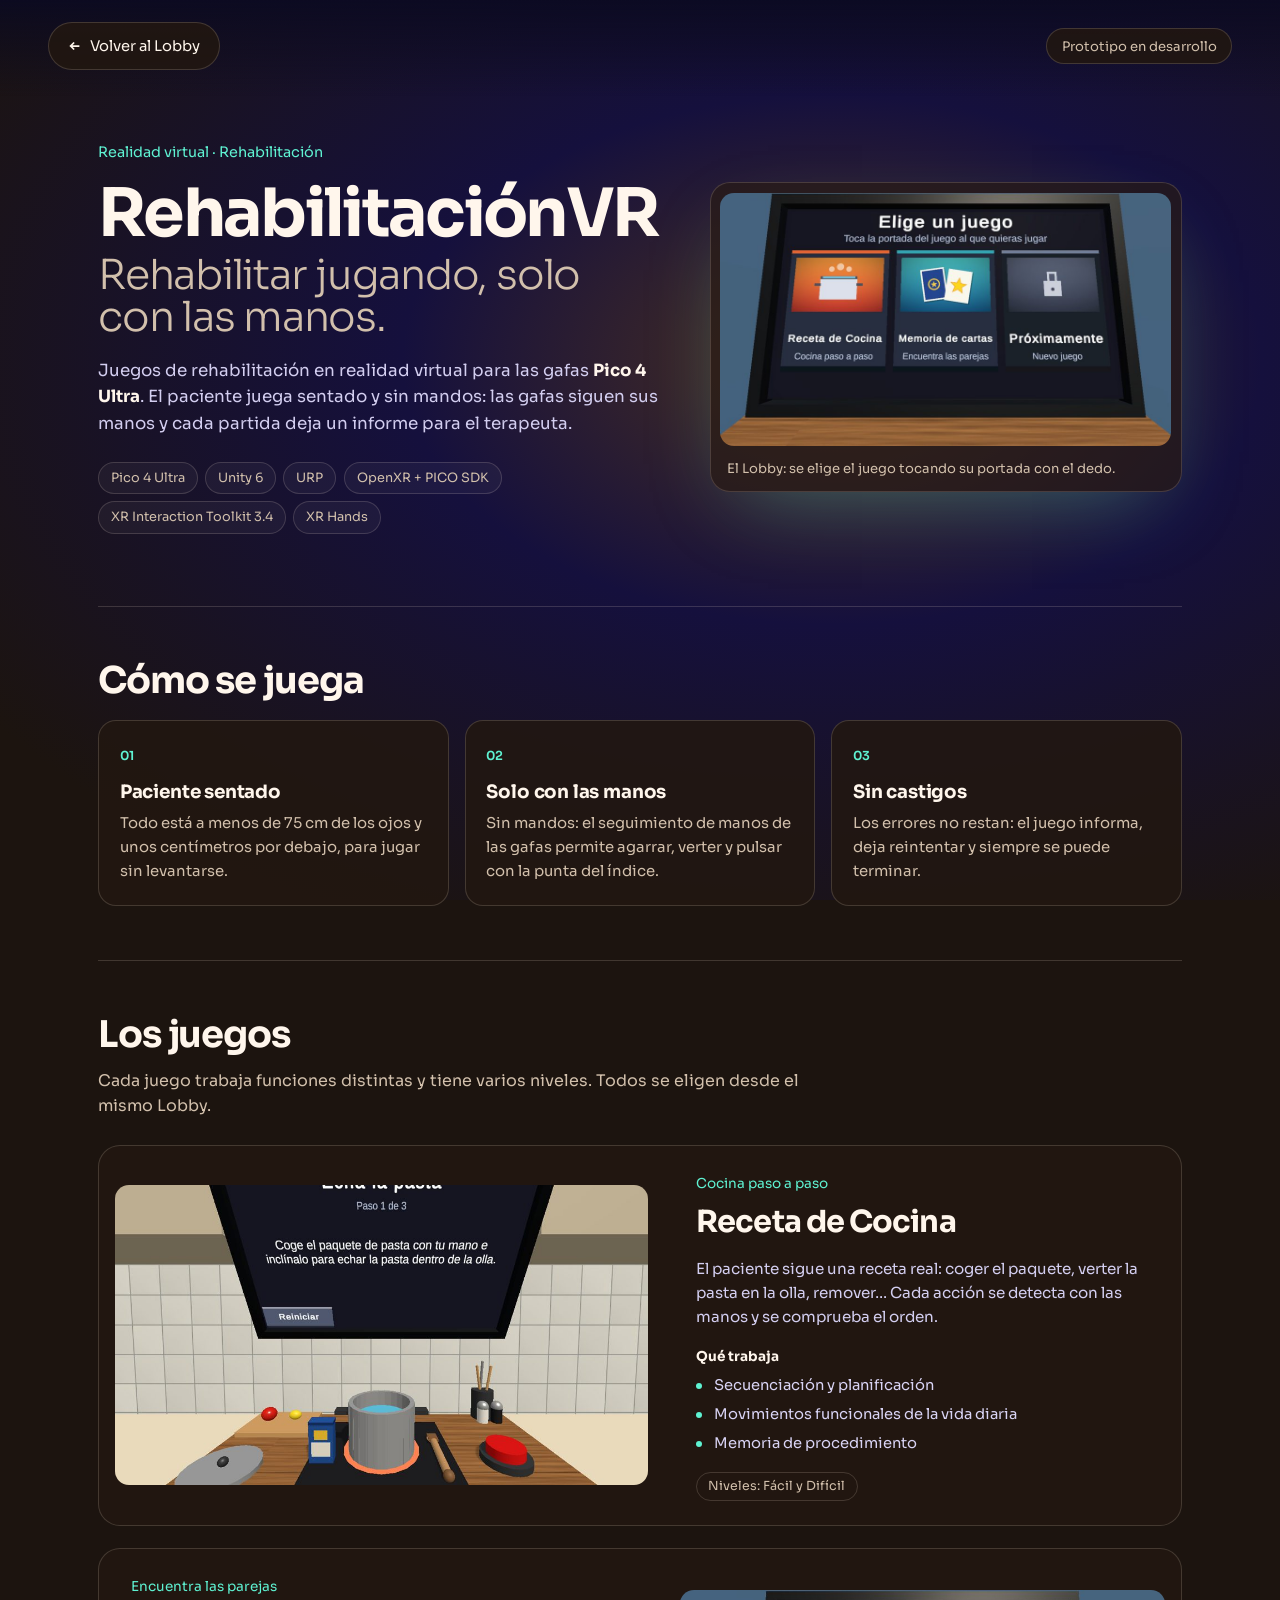
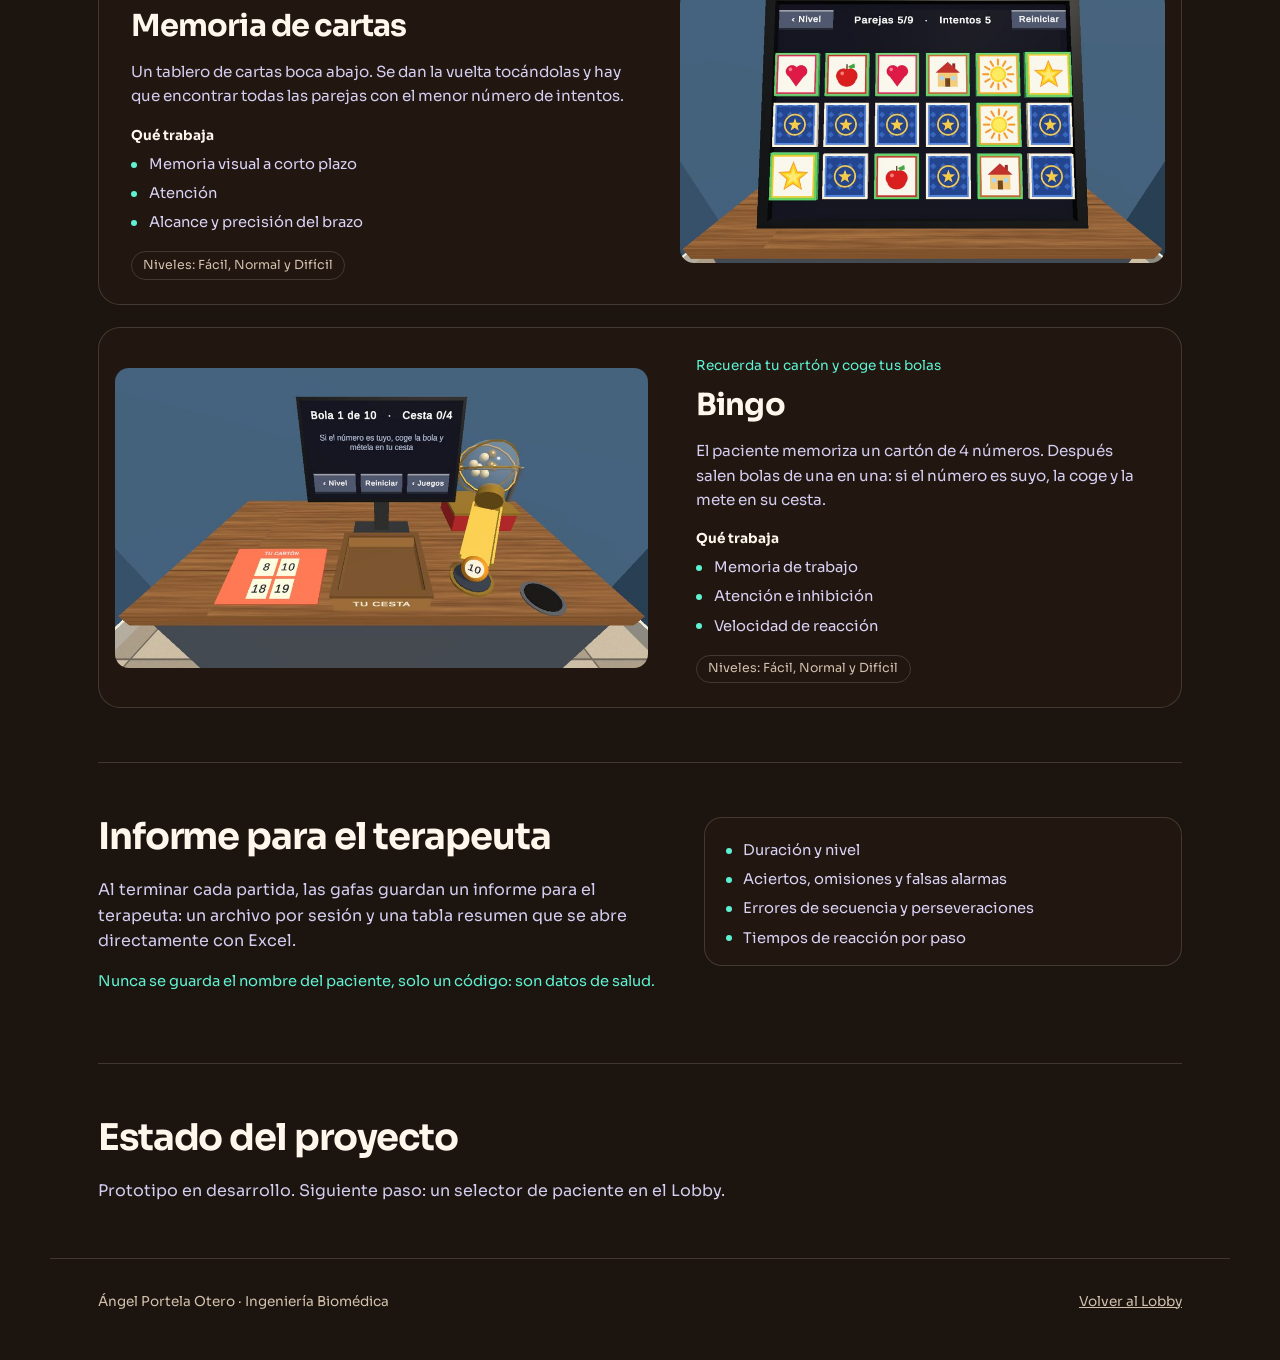
<file: vr/info.html>
<!DOCTYPE html>
<html lang="es">
<head>
<meta charset="utf-8">
<meta name="viewport" content="width=device-width, initial-scale=1">
<title>RehabilitaciónVR · Información en texto</title>
<meta name="description" content="RehabilitaciónVR: juegos de rehabilitación en realidad virtual para las gafas Pico 4 Ultra, con el paciente sentado y controlados solo con las manos.">
<!-- Versión en texto del proyecto VR (sin 3D). El contenido de las secciones sale de datos/vr.json (lo pinta js/vr/main.js) -->
<link rel="preconnect" href="https://fonts.googleapis.com">
<link rel="preconnect" href="https://fonts.gstatic.com" crossorigin>
<link href="https://fonts.googleapis.com/css2?family=Sora:wght@300;400;600;700;800&display=swap" rel="stylesheet">
<link rel="stylesheet" href="../css/base.css?v=202611201014">
<link rel="stylesheet" href="../css/vr.css?v=202611201014">
<script type="module" src="../js/vr/main.js?v=202611201014"></script>
</head>
<body class="pagina">

<header class="top">
  <a class="ghost" href="./">
    <svg viewBox="0 0 16 16" fill="none" stroke="currentColor" stroke-width="2"><path d="M13 8H3M7 4L3 8l4 4"/></svg>
    Volver al Lobby
  </a>
  <div class="pill">Prototipo en desarrollo</div>
</header>

<main>
  <section class="cabecera">
    <div class="cabecera-texto">
      <small>Realidad virtual · Rehabilitación</small>
      <h1>RehabilitaciónVR <span>Rehabilitar jugando, solo con las manos.</span></h1>
      <p>Juegos de rehabilitación en realidad virtual para las gafas <strong>Pico 4 Ultra</strong>. El paciente juega sentado y sin mandos: las gafas siguen sus manos y cada partida deja un informe para el terapeuta.</p>
      <ul class="chips" id="tecnologia" aria-label="Tecnología"></ul>
    </div>
    <figure class="marco">
      <img src="../img/vr/lobby.jpg" alt="Lobby dentro de las gafas: un tablero para elegir el juego" width="960" height="540">
      <figcaption>El Lobby: se elige el juego tocando su portada con el dedo.</figcaption>
    </figure>
  </section>

  <section class="bloque" aria-labelledby="t-como">
    <h2 id="t-como">Cómo se juega</h2>
    <div class="rejilla tres" id="resumen"></div>
  </section>

  <section class="bloque" aria-labelledby="t-juegos">
    <h2 id="t-juegos">Los juegos</h2>
    <p class="intro">Cada juego trabaja funciones distintas y tiene varios niveles. Todos se eligen desde el mismo Lobby.</p>
    <div class="juegos" id="juegos"></div>
  </section>

  <section class="bloque informe" aria-labelledby="t-informe">
    <div>
      <h2 id="t-informe">Informe para el terapeuta</h2>
      <p id="informeTexto"></p>
      <p class="aviso" id="privacidad"></p>
    </div>
    <ul class="lista" id="medidas"></ul>
  </section>

  <section class="bloque estado" aria-labelledby="t-estado">
    <h2 id="t-estado">Estado del proyecto</h2>
    <p id="estado"></p>
  </section>
</main>

<footer class="pie">
  <span>Ángel Portela Otero · Ingeniería Biomédica</span>
  <a href="./">Volver al Lobby</a>
</footer>

</body>
</html>
</file>
<file: css/base.css>
/* =========================================================
   base.css · Lo común a todas las páginas: colores, tipografía, botones
   ========================================================= */
:root{
  /* Paleta cálida de casa: madera, crema y la luz turquesa de las gafas */
  --night:#1C140F;         /* fondo profundo (madera oscura) */
  --plasma:#4A3020;        /* brillo cálido del fondo */
  --text:#FFF6EC;
  --dim:#D2C0AC;
  --glass:rgba(40,28,20,.66);
  --panel:rgba(34,24,17,.86);
  --edge:rgba(255,236,214,.16);
  --bio:#5FF2D2;           /* acento turquesa: la luz de las gafas */
  --warm:#E7B25B;          /* acento cálido */
  --font:"Sora",system-ui,sans-serif;
  --gutter:clamp(1.2rem,4vw,3rem);
}
*{box-sizing:border-box}
html,body{margin:0}
body{
  font-family:var(--font); color:var(--text); background-color:var(--night);
  background-image:radial-gradient(ellipse 80% 70% at 65% 40%, var(--plasma) 0%, #15103D 42%, var(--night) 100%);
  background-attachment:fixed;
  -webkit-font-smoothing:antialiased;
}
a{color:inherit}
button{font:inherit;color:inherit;cursor:pointer}
:focus-visible{outline:2px solid var(--bio);outline-offset:3px}

/* Barra superior */
.top{position:fixed;top:0;left:0;right:0;display:flex;justify-content:space-between;align-items:center;gap:1rem;padding:1.4rem var(--gutter);z-index:5;pointer-events:none}
.top *{pointer-events:auto}
.mark{font-weight:600;letter-spacing:-.01em;display:flex;align-items:center;gap:.6rem;text-decoration:none}
.mark svg{width:22px;height:22px;flex:none}
.pill{font-size:.82rem;color:var(--dim);border:1px solid var(--edge);border-radius:99px;padding:.4rem .9rem;background:var(--panel);white-space:nowrap}

/* Botones */
.cta{display:inline-flex;align-items:center;gap:.8rem;border:0;border-radius:99px;padding:.95rem 1.5rem .95rem 1.7rem;text-decoration:none;
     background:var(--text);color:var(--night);font-weight:600;font-size:1rem;transition:transform .2s, box-shadow .2s}
.cta:hover{transform:translateY(-2px);box-shadow:0 10px 40px -10px rgba(95,242,210,.6)}
.cta i{width:28px;height:28px;border-radius:50%;background:var(--night);display:grid;place-items:center;flex:none}
.cta i svg{width:14px;height:14px}
.cta-row{display:flex;flex-wrap:wrap;align-items:center;gap:.8rem}
.ghost{display:inline-flex;align-items:center;gap:.5rem;border:1px solid var(--edge);background:var(--panel);border-radius:99px;padding:.7rem 1.2rem;font-size:.92rem;text-decoration:none}
.ghost:hover{border-color:rgba(255,255,255,.35)}
.ghost svg{width:14px;height:14px}

@media (prefers-reduced-motion:reduce){ .cta{transition:none} }

/* Cursor con forma de mano VR, como las manos translúcidas de Unity (dibujos en img/cursor/).
   Mano abierta con los dedos separados; sobre lo que se puede tocar, el índice sigue estirado y el resto se cierra.
   El punto activo es la punta del índice. Si el navegador no los admite, usa los normales. */
:root{
  --cursor-mano:url('data:image/svg+xml,%3Csvg xmlns="http://www.w3.org/2000/svg" width="40" height="40" viewBox="0 0 40 40"%3E%3Cdefs%3E%3ClinearGradient id="c" x1="0" y1="3" x2="0" y2="38" gradientUnits="userSpaceOnUse"%3E%3Cstop offset="0" stop-color="%23ECEDFB"/%3E%3Cstop offset=".7" stop-color="%23C9CCE6"/%3E%3Cstop offset="1" stop-color="%23A9ADCF"/%3E%3C/linearGradient%3E%3ClinearGradient id="f" x1="0" y1="3" x2="0" y2="39" gradientUnits="userSpaceOnUse"%3E%3Cstop offset="0" stop-color="%23fff"/%3E%3Cstop offset=".72" stop-color="%23fff"/%3E%3Cstop offset="1" stop-color="%23fff" stop-opacity="0"/%3E%3C/linearGradient%3E%3Cmask id="m"%3E%3Crect width="40" height="40" fill="url(%23f)"/%3E%3C/mask%3E%3C/defs%3E%3Cg mask="url(%23m)"%3E%3Cg opacity=".5"%3E%3Cpath d="M14.5,19.5 L27.5,20.5 Q30,28 26.5,32.5 L25.5,39 L17,39 L16.5,33 Q12.5,28 14.5,19.5 Z" fill="%231E1C3C" stroke="%231E1C3C" stroke-width="3.0" stroke-linejoin="round"/%3E%3Cline x1="16.0" y1="20.0" x2="14.30" y2="13.40" stroke="%231E1C3C" stroke-width="5.3" stroke-linecap="round"/%3E%3Cline x1="14.30" y1="13.40" x2="12.6" y2="6.8" stroke="%231E1C3C" stroke-width="3.97" stroke-linecap="round"/%3E%3Cline x1="20.2" y1="19.5" x2="20.20" y2="11.75" stroke="%231E1C3C" stroke-width="5.4" stroke-linecap="round"/%3E%3Cline x1="20.20" y1="11.75" x2="20.2" y2="4.0" stroke="%231E1C3C" stroke-width="4.05" stroke-linecap="round"/%3E%3Cline x1="24.2" y1="20.2" x2="25.40" y2="13.40" stroke="%231E1C3C" stroke-width="5.2" stroke-linecap="round"/%3E%3Cline x1="25.40" y1="13.40" x2="26.6" y2="6.6" stroke="%231E1C3C" stroke-width="3.90" stroke-linecap="round"/%3E%3Cline x1="27.2" y1="22.5" x2="29.40" y2="17.25" stroke="%231E1C3C" stroke-width="4.8" stroke-linecap="round"/%3E%3Cline x1="29.40" y1="17.25" x2="31.6" y2="12.0" stroke="%231E1C3C" stroke-width="3.60" stroke-linecap="round"/%3E%3Cline x1="14.8" y1="27.0" x2="10.50" y2="23.30" stroke="%231E1C3C" stroke-width="5.7" stroke-linecap="round"/%3E%3Cline x1="10.50" y1="23.30" x2="6.2" y2="19.6" stroke="%231E1C3C" stroke-width="4.28" stroke-linecap="round"/%3E%3C/g%3E%3Cg opacity=".76"%3E%3Cpath d="M14.5,19.5 L27.5,20.5 Q30,28 26.5,32.5 L25.5,39 L17,39 L16.5,33 Q12.5,28 14.5,19.5 Z" fill="url(%23c)" stroke="url(%23c)" stroke-width="1.2" stroke-linejoin="round"/%3E%3Cline x1="16.0" y1="20.0" x2="14.30" y2="13.40" stroke="url(%23c)" stroke-width="3.5" stroke-linecap="round"/%3E%3Cline x1="14.30" y1="13.40" x2="12.6" y2="6.8" stroke="url(%23c)" stroke-width="2.62" stroke-linecap="round"/%3E%3Cline x1="20.2" y1="19.5" x2="20.20" y2="11.75" stroke="url(%23c)" stroke-width="3.6" stroke-linecap="round"/%3E%3Cline x1="20.20" y1="11.75" x2="20.2" y2="4.0" stroke="url(%23c)" stroke-width="2.70" stroke-linecap="round"/%3E%3Cline x1="24.2" y1="20.2" x2="25.40" y2="13.40" stroke="url(%23c)" stroke-width="3.4" stroke-linecap="round"/%3E%3Cline x1="25.40" y1="13.40" x2="26.6" y2="6.6" stroke="url(%23c)" stroke-width="2.55" stroke-linecap="round"/%3E%3Cline x1="27.2" y1="22.5" x2="29.40" y2="17.25" stroke="url(%23c)" stroke-width="3.0" stroke-linecap="round"/%3E%3Cline x1="29.40" y1="17.25" x2="31.6" y2="12.0" stroke="url(%23c)" stroke-width="2.25" stroke-linecap="round"/%3E%3Cline x1="14.8" y1="27.0" x2="10.50" y2="23.30" stroke="url(%23c)" stroke-width="3.9" stroke-linecap="round"/%3E%3Cline x1="10.50" y1="23.30" x2="6.2" y2="19.6" stroke="url(%23c)" stroke-width="2.92" stroke-linecap="round"/%3E%3C/g%3E%3C/g%3E%3C/svg%3E') 13 7, auto;
  --cursor-dedo:url('data:image/svg+xml,%3Csvg xmlns="http://www.w3.org/2000/svg" width="40" height="40" viewBox="0 0 40 40"%3E%3Cdefs%3E%3ClinearGradient id="c" x1="0" y1="3" x2="0" y2="38" gradientUnits="userSpaceOnUse"%3E%3Cstop offset="0" stop-color="%23ECEDFB"/%3E%3Cstop offset=".7" stop-color="%23C9CCE6"/%3E%3Cstop offset="1" stop-color="%23A9ADCF"/%3E%3C/linearGradient%3E%3ClinearGradient id="f" x1="0" y1="3" x2="0" y2="39" gradientUnits="userSpaceOnUse"%3E%3Cstop offset="0" stop-color="%23fff"/%3E%3Cstop offset=".72" stop-color="%23fff"/%3E%3Cstop offset="1" stop-color="%23fff" stop-opacity="0"/%3E%3C/linearGradient%3E%3Cmask id="m"%3E%3Crect width="40" height="40" fill="url(%23f)"/%3E%3C/mask%3E%3C/defs%3E%3Cg mask="url(%23m)"%3E%3Cg opacity=".5"%3E%3Cpath d="M14.5,19.5 L27.5,20.5 Q30,28 26.5,32.5 L25.5,39 L17,39 L16.5,33 Q12.5,28 14.5,19.5 Z" fill="%231E1C3C" stroke="%231E1C3C" stroke-width="3.0" stroke-linejoin="round"/%3E%3Cline x1="16.0" y1="20.0" x2="15.20" y2="11.80" stroke="%231E1C3C" stroke-width="5.4" stroke-linecap="round"/%3E%3Cline x1="15.20" y1="11.80" x2="14.4" y2="3.6" stroke="%231E1C3C" stroke-width="4.05" stroke-linecap="round"/%3E%3Cline x1="20.2" y1="20.5" x2="21" y2="17" stroke="%231E1C3C" stroke-width="6.0" stroke-linecap="round"/%3E%3Cline x1="24" y1="21.2" x2="24.8" y2="18.4" stroke="%231E1C3C" stroke-width="5.8" stroke-linecap="round"/%3E%3Cline x1="27" y1="23" x2="27.8" y2="20.6" stroke="%231E1C3C" stroke-width="5.4" stroke-linecap="round"/%3E%3Cline x1="15.2" y1="27.5" x2="19.2" y2="24.6" stroke="%231E1C3C" stroke-width="5.7" stroke-linecap="round"/%3E%3C/g%3E%3Cg opacity=".76"%3E%3Cpath d="M14.5,19.5 L27.5,20.5 Q30,28 26.5,32.5 L25.5,39 L17,39 L16.5,33 Q12.5,28 14.5,19.5 Z" fill="url(%23c)" stroke="url(%23c)" stroke-width="1.2" stroke-linejoin="round"/%3E%3Cline x1="16.0" y1="20.0" x2="15.20" y2="11.80" stroke="url(%23c)" stroke-width="3.6" stroke-linecap="round"/%3E%3Cline x1="15.20" y1="11.80" x2="14.4" y2="3.6" stroke="url(%23c)" stroke-width="2.70" stroke-linecap="round"/%3E%3Cline x1="20.2" y1="20.5" x2="21" y2="17" stroke="url(%23c)" stroke-width="4.2" stroke-linecap="round"/%3E%3Cline x1="24" y1="21.2" x2="24.8" y2="18.4" stroke="url(%23c)" stroke-width="4.0" stroke-linecap="round"/%3E%3Cline x1="27" y1="23" x2="27.8" y2="20.6" stroke="url(%23c)" stroke-width="3.6" stroke-linecap="round"/%3E%3Cline x1="15.2" y1="27.5" x2="19.2" y2="24.6" stroke="url(%23c)" stroke-width="3.9" stroke-linecap="round"/%3E%3C/g%3E%3C/g%3E%3C/svg%3E') 14 4, pointer;
}
html,body{cursor:var(--cursor-mano)}
a,button,.label,[role=button]{cursor:var(--cursor-dedo)}

/* Visor de las gafas: negro con dos huecos redondos (las lentes). --r es el radio de cada lente.
   Lo usan la cinemática de la portada (se cierra) y la entrada al Lobby (se abre). */
.visor{position:fixed;inset:0;z-index:19;background:#000;pointer-events:none;opacity:0;visibility:hidden;--r:0vmax;
  -webkit-mask-image:radial-gradient(circle var(--r) at 30% 50%, transparent 96%, #000 100%), radial-gradient(circle var(--r) at 70% 50%, transparent 96%, #000 100%);
          mask-image:radial-gradient(circle var(--r) at 30% 50%, transparent 96%, #000 100%), radial-gradient(circle var(--r) at 70% 50%, transparent 96%, #000 100%);
  -webkit-mask-composite:source-in; mask-composite:intersect}

/* Oculto a la vista pero accesible con teclado y lectores de pantalla */
.solo-lector{position:absolute!important;width:1px;height:1px;padding:0;margin:-1px;overflow:hidden;clip:rect(0 0 0 0);white-space:nowrap;border:0}

kbd{display:inline-block;min-width:1.5em;padding:.05rem .4rem;border:1px solid var(--edge);border-bottom-width:2px;border-radius:6px;font:600 .78rem var(--font);background:rgba(255,255,255,.06);text-align:center}

/* Fundido a negro entre el Lobby y la sala de un juego */
.fundido-negro{position:fixed;inset:0;background:#000;z-index:30;pointer-events:none;opacity:0;visibility:hidden}
.fundido .fundido-negro{opacity:1;visibility:visible}
</file>
<file: css/vr.css>
/* =========================================================
   vr.css · Páginas de proyecto (de lectura, con scroll). Hoy: vr/
   ========================================================= */
body.pagina{min-height:100vh;line-height:1.6}
body.pagina .top{position:sticky;background:linear-gradient(180deg,rgba(11,10,34,.92),rgba(11,10,34,0));padding-bottom:1.6rem}
main{max-width:1180px;margin:0 auto;padding:0 var(--gutter)}

/* Cabecera del proyecto */
.cabecera{display:grid;grid-template-columns:1.05fr 1fr;gap:clamp(1.5rem,4vw,3.5rem);align-items:center;padding:clamp(1rem,5vh,3rem) 0 clamp(2.5rem,8vh,5rem)}
.cabecera small{display:block;color:var(--bio);font-size:.9rem;margin-bottom:1rem}
.cabecera h1{font-size:clamp(2.4rem,5.2vw,4.2rem);line-height:1.02;font-weight:700;letter-spacing:-.04em;margin:0 0 1.2rem}
.cabecera h1 span{display:block;font-weight:300;color:var(--dim);font-size:.62em;letter-spacing:-.03em;margin-top:.4rem}
.cabecera p{color:#D3CEF0;font-size:1.05rem;margin:0 0 1.5rem;max-width:48ch}
.cabecera strong{color:var(--text)}
.chips{list-style:none;margin:0;padding:0;display:flex;flex-wrap:wrap;gap:.45rem}
.chips li{font-size:.8rem;color:var(--dim);border:1px solid var(--edge);border-radius:99px;padding:.3rem .75rem;background:rgba(255,255,255,.04)}

/* Captura enmarcada como una pantalla */
.marco{margin:0;border:1px solid var(--edge);border-radius:20px;padding:.6rem;background:var(--glass);box-shadow:0 30px 80px -30px rgba(95,242,210,.35)}
.marco img{display:block;width:100%;height:auto;border-radius:14px}
.marco figcaption{color:var(--dim);font-size:.82rem;padding:.7rem .4rem .2rem}

/* Bloques de contenido */
.bloque{padding:clamp(2rem,6vh,3.5rem) 0;border-top:1px solid var(--edge)}
.bloque h2{font-size:clamp(1.6rem,3vw,2.3rem);letter-spacing:-.03em;margin:0 0 1.2rem;line-height:1.1}
.intro{color:var(--dim);margin:-.4rem 0 1.6rem;max-width:60ch}
.rejilla{display:grid;gap:1rem}
.rejilla.tres{grid-template-columns:repeat(3,1fr)}
.tarjeta{border:1px solid var(--edge);background:var(--panel);border-radius:18px;padding:1.3rem}
.tarjeta .num{display:inline-block;font-size:.78rem;font-weight:600;color:var(--bio);margin-bottom:.6rem}
.tarjeta h3{margin:0 0 .4rem;font-size:1.15rem;letter-spacing:-.01em}
.tarjeta p{margin:0;color:var(--dim);font-size:.93rem}

/* Juegos: captura + texto, alternando lados */
.juegos{display:grid;gap:1.4rem}
.juego{display:grid;grid-template-columns:1.1fr 1fr;gap:clamp(1rem,3vw,2rem);align-items:center;border:1px solid var(--edge);background:var(--panel);border-radius:22px;padding:clamp(.7rem,1.5vw,1rem)}
.juego:nth-child(even) img{order:2}
.juego img{display:block;width:100%;height:auto;border-radius:14px}
.juego-texto{padding:.5rem clamp(.3rem,1.5vw,1rem)}
.juego small{color:var(--bio);font-size:.85rem}
.juego h3{margin:.2rem 0 .6rem;font-size:clamp(1.4rem,2.4vw,1.9rem);letter-spacing:-.03em}
.juego p{margin:0 0 1rem;color:#D3CEF0;font-size:.95rem}
.trabaja b{display:block;font-size:.85rem;margin-bottom:.4rem}
.trabaja ul,.lista{list-style:none;margin:0 0 1rem;padding:0}
.trabaja li,.lista li{position:relative;padding-left:1.1rem;margin-bottom:.35rem;color:#D9D4F5;font-size:.92rem}
.trabaja li::before,.lista li::before{content:"";position:absolute;left:0;top:.6em;width:6px;height:6px;border-radius:50%;background:var(--bio)}
.niveles{display:inline-block;font-size:.78rem;color:var(--dim);border:1px solid var(--edge);border-radius:99px;padding:.2rem .7rem}

/* Informe y estado */
.informe{display:grid;grid-template-columns:1.2fr 1fr;gap:2rem;align-items:start}
.informe p{color:#D3CEF0;margin:0 0 1rem;max-width:52ch}
.informe .aviso{color:var(--bio);font-size:.92rem}
.informe .lista{border:1px solid var(--edge);background:var(--panel);border-radius:18px;padding:1.3rem 1.3rem .6rem}
.estado p{color:#D3CEF0;margin:0}

.pie{max-width:1180px;margin:0 auto;padding:2rem var(--gutter) 3rem;display:flex;flex-wrap:wrap;justify-content:space-between;gap:1rem;color:var(--dim);font-size:.85rem;border-top:1px solid var(--edge)}

@media (max-width:860px){
  .cabecera,.juego,.informe{grid-template-columns:1fr}
  .juego:nth-child(even) img{order:0}
  .rejilla.tres{grid-template-columns:1fr}
}
@media (max-width:480px){ body.pagina .pill{display:none} }
</file>
